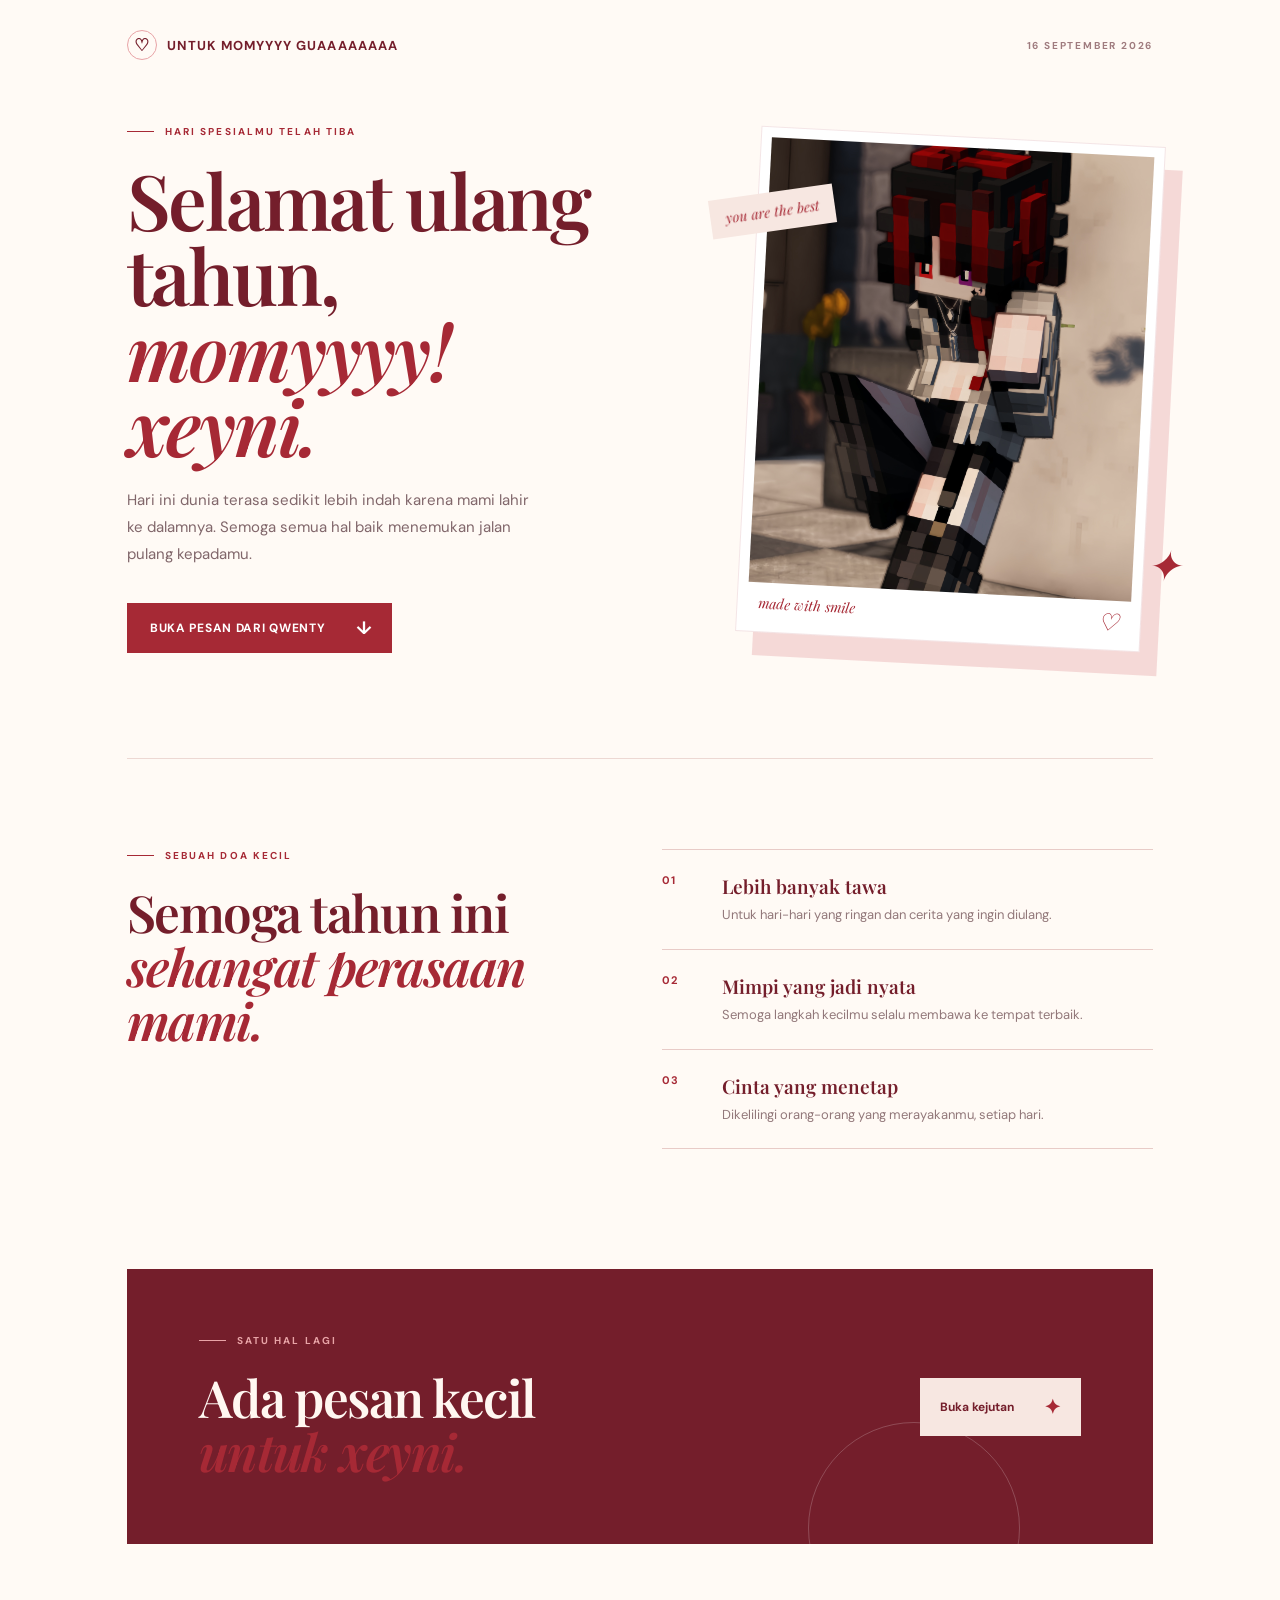
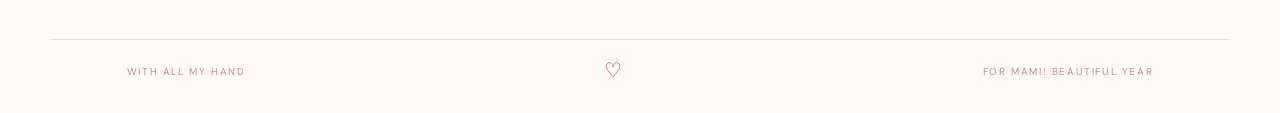
<file: index.html>
<!DOCTYPE html>
<html lang="id">
<head>
    <meta charset="UTF-8">
    <meta name="viewport" content="width=device-width, initial-scale=1.0">
    <meta name="description" content="Perayaan ulang tahun yang manis dan penuh cinta.">
    <title>Selamat Ulang Tahun, Momyyyy</title>
    <link rel="preconnect" href="https://fonts.googleapis.com">
    <link rel="preconnect" href="https://fonts.gstatic.com" crossorigin>
    <link href="https://fonts.googleapis.com/css2?family=DM+Sans:wght@400;500;600;700&family=Playfair+Display:ital,wght@0,600;0,700;1,600;1,700&display=swap" rel="stylesheet">
    <link rel="stylesheet" href="style.css">
</head>
<body>
    <div class="page-shell">
        <header class="topbar">
            <a class="brand" href="#top" aria-label="Kembali ke atas">
                <span class="brand-mark">♡</span>
                <span>untuk Momyyyy GUAAAAAAAA</span>
            </a>
            <span class="date-label">16 SEPTEMBER 2026</span>
        </header>

        <main id="top">
            <section class="hero-section" aria-labelledby="hero-title">
                <div class="hero-copy reveal">
                    <p class="eyebrow"><span></span> hari spesialmu telah tiba</p>
                    <h1 id="hero-title">Selamat ulang tahun,<br><em>momyyyy! xeyni.</em></h1>
                    <p class="hero-intro">Hari ini dunia terasa sedikit lebih indah karena mami lahir ke dalamnya. Semoga semua hal baik menemukan jalan pulang kepadamu.</p>
                    <a class="primary-button" href="#surprise">Buka Pesan Dari Qwenty <span>↓</span></a>
                </div>

                <div class="hero-art reveal" aria-label="Foto perayaan ulang tahun">
                    <div class="photo-frame">
                        <img src="xeyni.png" alt="Dekorasi pesta ulang tahun dengan balon merah muda" />
                        <div class="photo-caption"><span>made with smile</span><strong>♡</strong></div>
                    </div>
                    <span class="floating-note note-one">you are the best</span>
                    <span class="floating-note note-two">✦</span>
                </div>
            </section>

            <section class="wish-section" aria-labelledby="wish-title">
                <div class="section-heading">
                    <p class="eyebrow"><span></span> sebuah doa kecil</p>
                    <h2 id="wish-title">Semoga tahun ini<br><em>sehangat perasaan mami.</em></h2>
                </div>
                <div class="wish-list">
                    <article class="wish-item"><span>01</span><div><h3>Lebih banyak tawa</h3><p>Untuk hari-hari yang ringan dan cerita yang ingin diulang.</p></div></article>
                    <article class="wish-item"><span>02</span><div><h3>Mimpi yang jadi nyata</h3><p>Semoga langkah kecilmu selalu membawa ke tempat terbaik.</p></div></article>
                    <article class="wish-item"><span>03</span><div><h3>Cinta yang menetap</h3><p>Dikelilingi orang-orang yang merayakanmu, setiap hari.</p></div></article>
                </div>
            </section>

            <section class="surprise-section" id="surprise" aria-labelledby="surprise-title">
                <div class="surprise-card">
                    <div>
                        <p class="eyebrow light"><span></span> satu hal lagi</p>
                        <h2 id="surprise-title">Ada pesan kecil<br><em>untuk xeyni.</em></h2>
                    </div>
                    <button class="surprise-button" id="surpriseButton" type="button">Buka kejutan <span>✦</span></button>
                    <p class="hidden-message" id="hiddenMessage">Terima kasih sudah menjadi diri mami sendiri. Jangan pernah lupa, mami pantas mendapatkan dunia yang paling indah, semoga mami di kelilingi orang orang yang baik dan tulus THE BEST PRAYERS FOR U!. </p>
                </div>
            </section>
        </main>

        <footer><span>with all my hand</span><span>♡</span><span>for mami! beautiful year</span></footer>
    </div>
    <script src="scipt.js"></script>
</body>
</html>
</file>
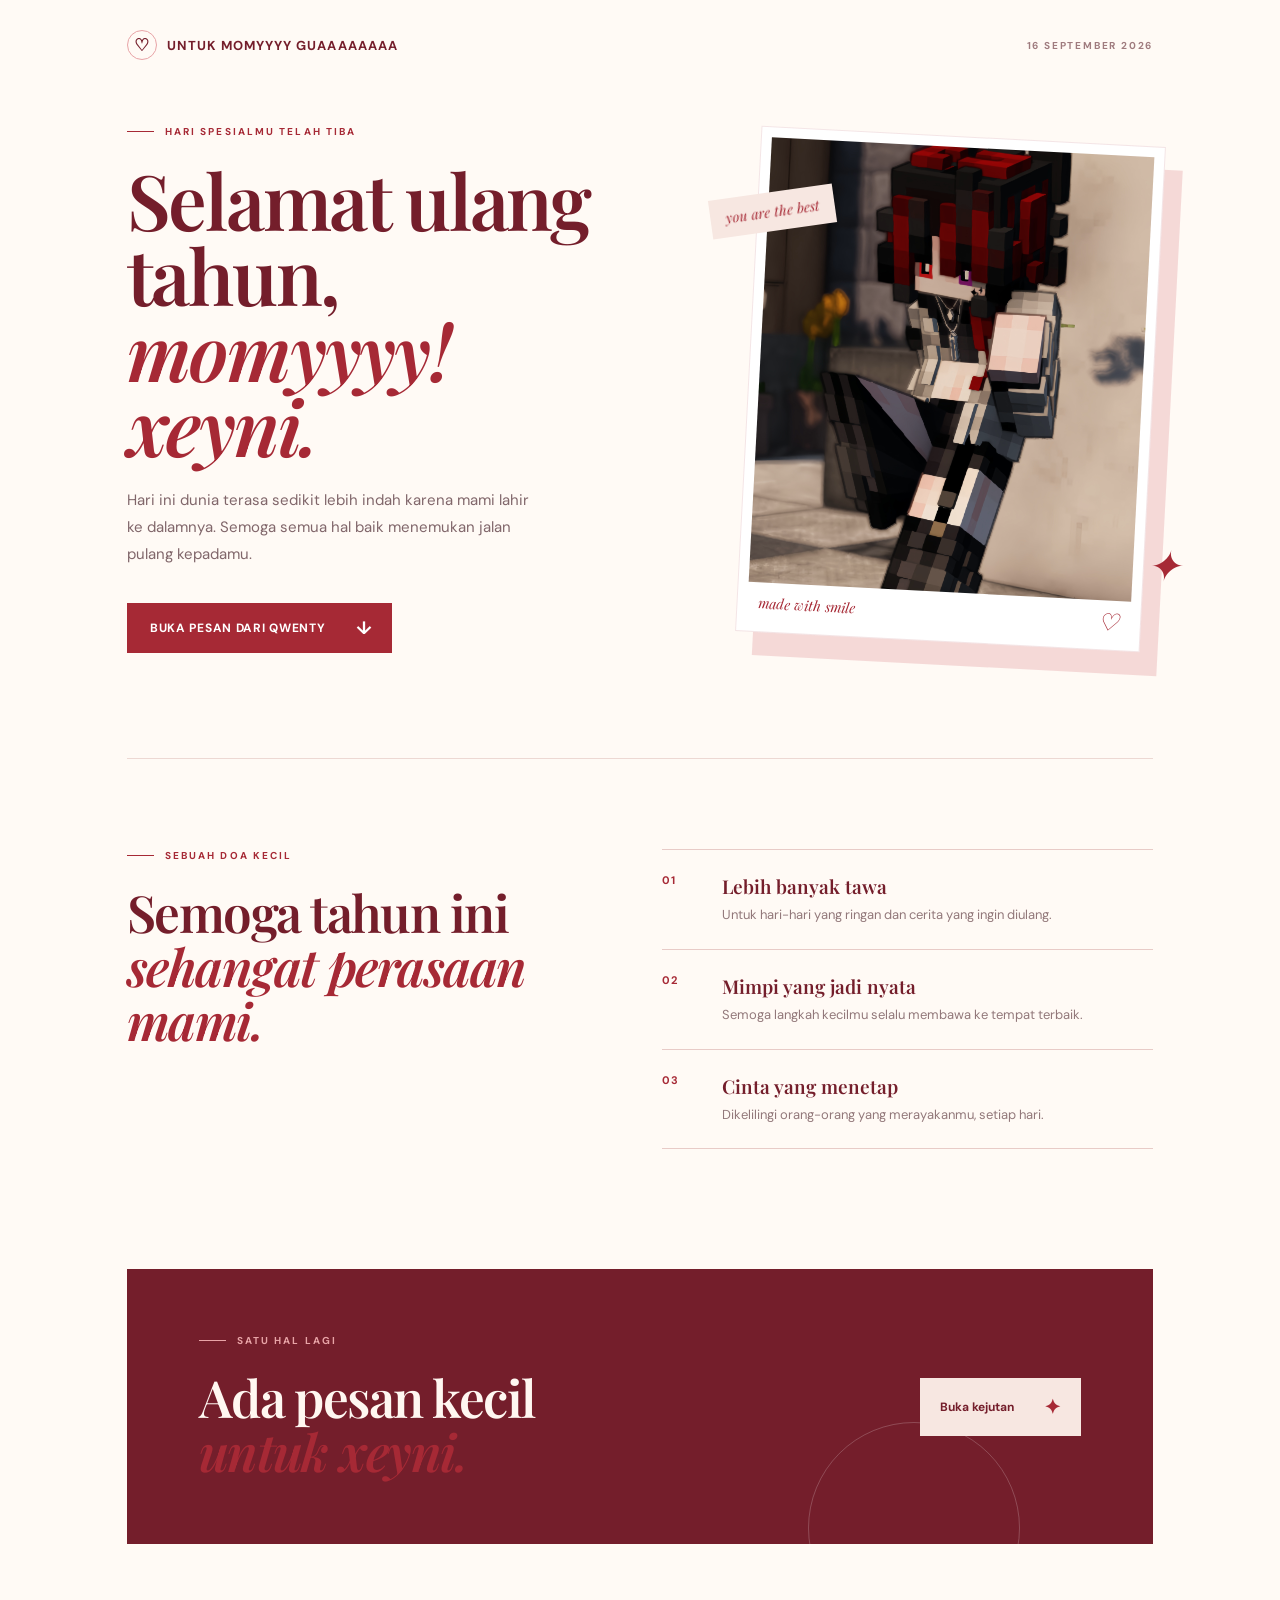
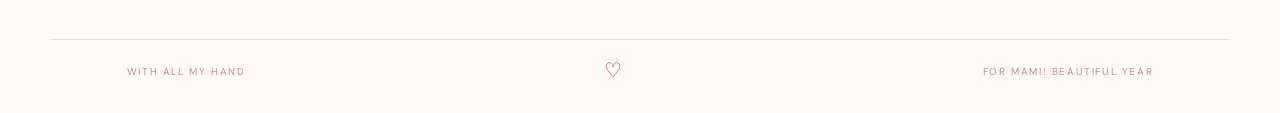
<file: xeyniultah.html>
<!DOCTYPE html>
<html lang="id">
<head>
    <meta charset="UTF-8">
    <meta name="viewport" content="width=device-width, initial-scale=1.0">
    <meta name="description" content="Perayaan ulang tahun yang manis dan penuh cinta.">
    <title>Selamat Ulang Tahun, Momyyyy</title>
    <link rel="preconnect" href="https://fonts.googleapis.com">
    <link rel="preconnect" href="https://fonts.gstatic.com" crossorigin>
    <link href="https://fonts.googleapis.com/css2?family=DM+Sans:wght@400;500;600;700&family=Playfair+Display:ital,wght@0,600;0,700;1,600;1,700&display=swap" rel="stylesheet">
    <link rel="stylesheet" href="style.css">
</head>
<body>
    <div class="page-shell">
        <header class="topbar">
            <a class="brand" href="#top" aria-label="Kembali ke atas">
                <span class="brand-mark">♡</span>
                <span>untuk Momyyyy GUAAAAAAAA</span>
            </a>
            <span class="date-label">16 SEPTEMBER 2026</span>
        </header>

        <main id="top">
            <section class="hero-section" aria-labelledby="hero-title">
                <div class="hero-copy reveal">
                    <p class="eyebrow"><span></span> hari spesialmu telah tiba</p>
                    <h1 id="hero-title">Selamat ulang tahun,<br><em>momyyyy! xeyni.</em></h1>
                    <p class="hero-intro">Hari ini dunia terasa sedikit lebih indah karena mami lahir ke dalamnya. Semoga semua hal baik menemukan jalan pulang kepadamu.</p>
                    <a class="primary-button" href="#surprise">Buka Pesan Dari Qwenty <span>↓</span></a>
                </div>

                <div class="hero-art reveal" aria-label="Foto perayaan ulang tahun">
                    <div class="photo-frame">
                        <img src="xeyni.png" alt="Dekorasi pesta ulang tahun dengan balon merah muda" />
                        <div class="photo-caption"><span>made with smile</span><strong>♡</strong></div>
                    </div>
                    <span class="floating-note note-one">you are the best</span>
                    <span class="floating-note note-two">✦</span>
                </div>
            </section>

            <section class="wish-section" aria-labelledby="wish-title">
                <div class="section-heading">
                    <p class="eyebrow"><span></span> sebuah doa kecil</p>
                    <h2 id="wish-title">Semoga tahun ini<br><em>sehangat perasaan mami.</em></h2>
                </div>
                <div class="wish-list">
                    <article class="wish-item"><span>01</span><div><h3>Lebih banyak tawa</h3><p>Untuk hari-hari yang ringan dan cerita yang ingin diulang.</p></div></article>
                    <article class="wish-item"><span>02</span><div><h3>Mimpi yang jadi nyata</h3><p>Semoga langkah kecilmu selalu membawa ke tempat terbaik.</p></div></article>
                    <article class="wish-item"><span>03</span><div><h3>Cinta yang menetap</h3><p>Dikelilingi orang-orang yang merayakanmu, setiap hari.</p></div></article>
                </div>
            </section>

            <section class="surprise-section" id="surprise" aria-labelledby="surprise-title">
                <div class="surprise-card">
                    <div>
                        <p class="eyebrow light"><span></span> satu hal lagi</p>
                        <h2 id="surprise-title">Ada pesan kecil<br><em>untuk xeyni.</em></h2>
                    </div>
                    <button class="surprise-button" id="surpriseButton" type="button">Buka kejutan <span>✦</span></button>
                    <p class="hidden-message" id="hiddenMessage">Terima kasih sudah menjadi diri mami sendiri. Jangan pernah lupa, mami pantas mendapatkan dunia yang paling indah, semoga mami di kelilingi orang orang yang baik dan tulus THE BEST PRAYERS FOR U!. </p>
                </div>
            </section>
        </main>

        <footer><span>with all my hand</span><span>♡</span><span>for mami! beautiful year</span></footer>
    </div>
    <script src="scipt.js"></script>
</body>
</html>
</file>
<file: style.css>
@import url('https://fonts.googleapis.com/css2?family=DM+Sans:wght@400;500;600;700&family=Playfair+Display:ital,wght@0,600;0,700;1,600;1,700&display=swap');

:root {
	--red: #a62935;
	--deep-red: #741e2b;
	--rose: #e8a4a7;
	--blush: #f7e7e1;
	--cream: #fffaf5;
	--ink: #342127;
}

* { box-sizing: border-box; }

html { scroll-behavior: smooth; }

body {
	margin: 0;
	color: var(--ink);
	background: var(--cream);
	font-family: 'DM Sans', sans-serif;
}

.page-shell { overflow: hidden; }

.topbar, main, footer { max-width: 1180px; margin: 0 auto; padding-left: 6vw; padding-right: 6vw; }

.topbar {
	display: flex;
	align-items: center;
	justify-content: space-between;
	padding-top: 30px;
	padding-bottom: 30px;
}

.brand { display: flex; gap: 10px; align-items: center; color: var(--deep-red); font-size: 13px; font-weight: 700; letter-spacing: .08em; text-decoration: none; text-transform: uppercase; }
.brand-mark { display: grid; place-items: center; width: 30px; height: 30px; border: 1px solid var(--rose); border-radius: 50%; font-size: 17px; }
.date-label { color: #9f7b7e; font-size: 10px; font-weight: 700; letter-spacing: .18em; }

.hero-section { display: grid; grid-template-columns: 1fr .88fr; align-items: center; gap: 9%; min-height: 610px; padding-top: 35px; padding-bottom: 105px; }
.eyebrow { display: flex; align-items: center; gap: 11px; margin: 0 0 24px; color: var(--red); font-size: 10px; font-weight: 700; letter-spacing: .21em; text-transform: uppercase; }
.eyebrow span { width: 27px; height: 1px; background: currentColor; }
h1, h2, h3, p { margin-top: 0; }
h1, h2 { color: var(--deep-red); font-family: 'Playfair Display', serif; font-weight: 600; letter-spacing: -.03em; }
h1 { margin-bottom: 24px; font-size: clamp(3.4rem, 6vw, 5.5rem); line-height: .98; }
h1 em, h2 em { color: var(--red); font-weight: 600; }
.hero-intro { max-width: 410px; color: #80666a; font-size: 15px; line-height: 1.8; }
.primary-button, .surprise-button { display: inline-flex; align-items: center; gap: 30px; border: 0; cursor: pointer; font: inherit; font-size: 12px; font-weight: 700; text-decoration: none; transition: transform .2s, background .2s; }
.primary-button { margin-top: 20px; padding: 17px 20px 17px 23px; color: #fff; background: var(--red); letter-spacing: .06em; text-transform: uppercase; }
.primary-button span { font-size: 18px; line-height: 0; }
.primary-button:hover, .surprise-button:hover { transform: translateY(-3px); }

.hero-art { position: relative; justify-self: end; width: min(100%, 405px); }
.photo-frame { position: relative; padding: 11px 11px 50px; background: #fff; box-shadow: 18px 23px 0 rgba(213, 121, 127, .25); transform: rotate(3deg); }
.photo-frame::before { position: absolute; inset: 0; border: 1px solid rgba(166, 41, 53, .12); content: ''; pointer-events: none; }
.photo-frame img { display: block; width: 100%; aspect-ratio: .86; object-fit: cover; filter: saturate(.85); }
.photo-caption { position: absolute; right: 22px; bottom: 14px; left: 22px; display: flex; align-items: center; justify-content: space-between; color: var(--red); font-family: 'Playfair Display', serif; font-size: 14px; font-style: italic; }
.photo-caption strong { font-size: 24px; font-weight: 400; }
.floating-note { position: absolute; color: var(--red); font-family: 'Playfair Display', serif; font-style: italic; }
.note-one { top: 11%; left: -38px; padding: 10px 15px; background: var(--blush); font-size: 14px; transform: rotate(-8deg); }
.note-two { right: -28px; bottom: 10%; font-size: 42px; }

.wish-section { display: grid; grid-template-columns: .9fr 1.1fr; gap: 13%; padding-top: 90px; padding-bottom: 120px; border-top: 1px solid #edd8d3; }
h2 { margin-bottom: 0; font-size: clamp(2.5rem, 4vw, 4rem); line-height: 1.05; }
.wish-list { border-top: 1px solid #e8cbc7; }
.wish-item { display: grid; grid-template-columns: 42px 1fr; gap: 18px; padding: 23px 0; border-bottom: 1px solid #e8cbc7; }
.wish-item > span { color: var(--red); font-size: 11px; font-weight: 700; letter-spacing: .1em; }
.wish-item h3 { margin-bottom: 6px; color: var(--deep-red); font-family: 'Playfair Display', serif; font-size: 19px; font-weight: 600; }
.wish-item p { margin: 0; color: #92787a; font-size: 13px; line-height: 1.6; }

.surprise-section { padding-bottom: 95px; }
.surprise-card { position: relative; display: flex; align-items: center; justify-content: space-between; gap: 30px; padding: 65px 7%; overflow: hidden; background: var(--deep-red); }
.surprise-card::after { position: absolute; right: 13%; bottom: -90px; width: 210px; height: 210px; border: 1px solid rgba(255,255,255,.2); border-radius: 50%; content: ''; }
.light { color: var(--rose); }
.surprise-card h2 { position: relative; z-index: 1; color: #fff7f1; font-size: clamp(2.2rem, 4vw, 3.5rem); }
.surprise-button { position: relative; z-index: 1; flex-shrink: 0; padding: 16px 20px; color: var(--deep-red); background: var(--blush); }
.surprise-button span { color: var(--red); font-size: 20px; }
.hidden-message { position: absolute; z-index: 2; right: 7%; bottom: 15px; max-width: 370px; margin: 0; color: #f8d7d4; font-family: 'Playfair Display', serif; font-size: 14px; font-style: italic; line-height: 1.5; opacity: 0; transform: translateY(8px); transition: opacity .4s, transform .4s; }
.hidden-message.show { opacity: 1; transform: translateY(0); }

footer { display: flex; justify-content: space-between; padding-top: 25px; padding-bottom: 35px; border-top: 1px solid #edd8d3; color: #b39091; font-size: 10px; letter-spacing: .16em; text-transform: uppercase; }
footer span:nth-child(2) { color: var(--red); font-size: 20px; line-height: 10px; }
.reveal { animation: rise-in .8s both; }
.hero-art { animation-delay: .15s; }
@keyframes rise-in { from { opacity: 0; transform: translateY(18px); } to { opacity: 1; transform: translateY(0); } }

@media (max-width: 700px) {
	.topbar, main, footer { padding-left: 7vw; padding-right: 7vw; }
	.topbar { padding-top: 22px; padding-bottom: 22px; }
	.date-label { display: none; }
	.hero-section, .wish-section { grid-template-columns: 1fr; gap: 55px; }
	.hero-section { min-height: auto; padding-top: 65px; padding-bottom: 100px; }
	.hero-art { justify-self: center; width: min(88%, 360px); }
	.note-one { left: -22px; }
	.wish-section { padding-top: 65px; padding-bottom: 80px; }
	.surprise-card { display: block; padding: 45px 9% 115px; }
	.surprise-button { margin-top: 30px; }
	.hidden-message { right: 9%; left: 9%; }
	footer { gap: 10px; font-size: 8px; }
}
</file>
